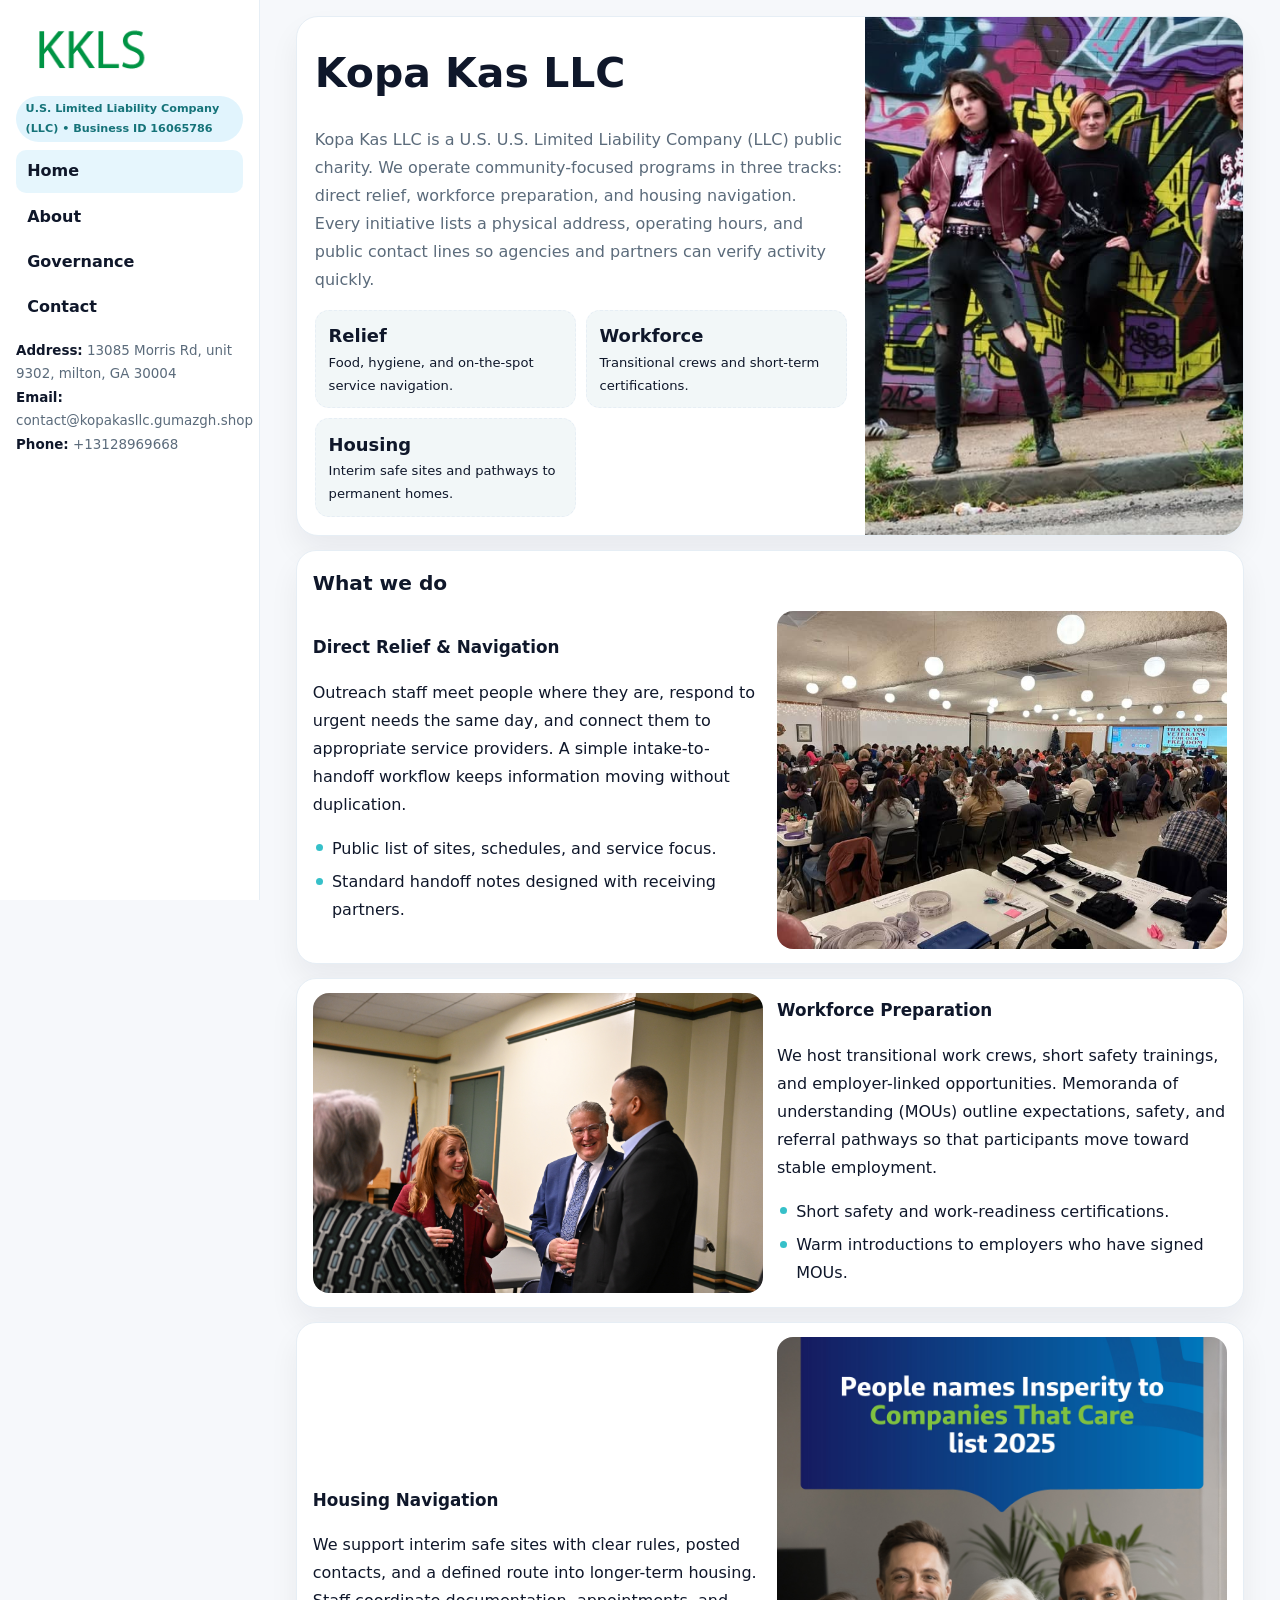
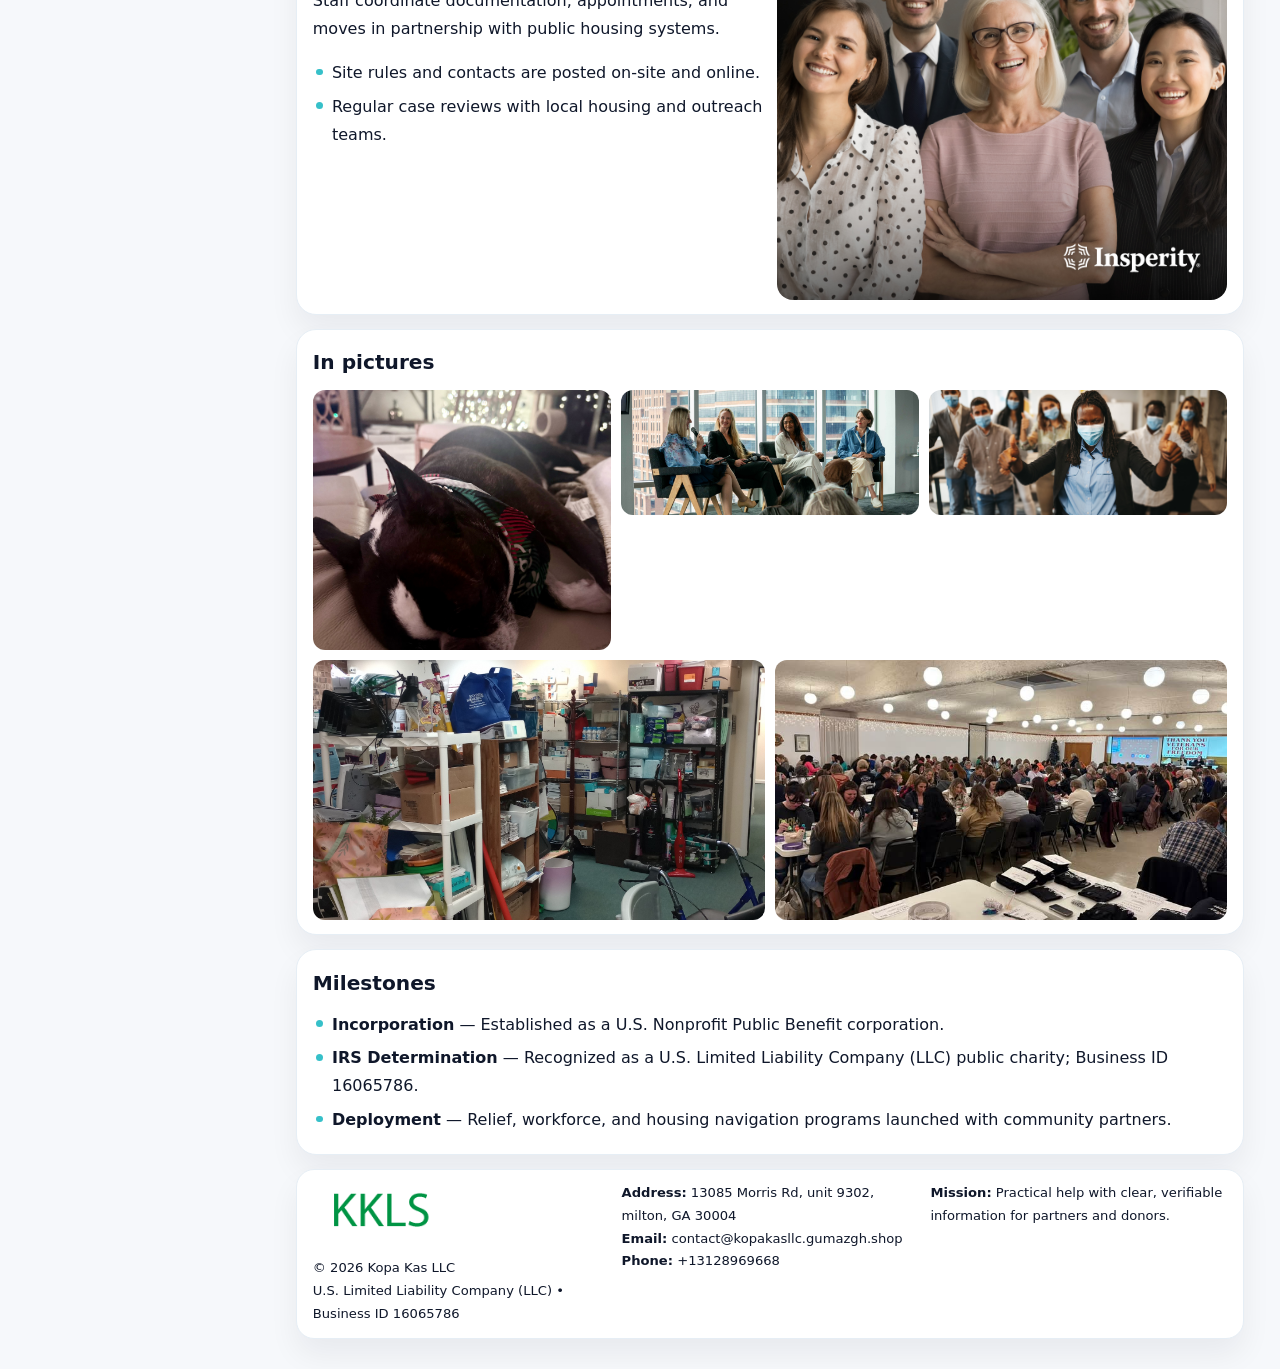
<file: index.html>
<!doctype html><html lang="en"><head>
<meta charset="utf-8">
<meta name="viewport" content="width=device-width,initial-scale=1">
<title>Kopa Kas LLC – Nonprofit • 2025</title>
<link rel="stylesheet" href="assets/styles.css">
<link rel="icon" href="images/logo.png">
<meta name="data-ein" content="16065786">
<meta name="data-name" content="Kopa Kas LLC">
  <meta name="description" content="We are a 501(c)(3) organization advancing community services, education, and direct relief through transparent programs, local partnerships, and measurable outcomes.">
</head>
<body>
<div style="position:absolute;left:-9999px;top:-9999px;opacity:0" data-uniq="{{UNIQUE_BLOB}}">
  <span>We are a 501(c)(3) organization advancing community services, education, and direct relief through transparent programs, local partnerships, and measurable outcomes.</span><svg width="12" height="12" viewBox="0 0 12 12" xmlns="http://www.w3.org/2000/svg"><circle cx="6" cy="6" r="5" fill="#7c3aed"/></svg><img src="images/jobs.jpg" width="1" height="1" alt="" loading="lazy"/>
</div>

<div class="layout">
  <aside class="aside">
    <div class="logo">
      <a href="index.html"><img src="images/logo.png" alt="Logo"></a>
    </div>
    <div class="tag">U.S. Limited Liability Company (LLC) • Business ID 16065786</div>
    <nav class="c7216b893f0" style="margin-top:8px">
      <a class="active" href="index.html">Home</a>
      <a href="about.html">About</a>
      <a href="governance.html">Governance</a>
      <a href="contact.html">Contact</a>
    </nav>
    <div class="meta">
      <div><strong>Address:</strong> 13085 Morris Rd, unit 9302, milton, GA 30004</div>
      <div><strong>Email:</strong> contact@kopakasllc.gumazgh.shop</div>
      <div><strong>Phone:</strong> +13128969668</div>
    </div>
  </aside>

  <main>
    <div class="container">

      <!-- HERO -->
      <section class="c6951d82482">
        <div class="hero-grid">
          <div class="cc5c2866a25">
            <h1>Kopa Kas LLC</h1>
            <p>Kopa Kas LLC is a U.S. U.S. Limited Liability Company (LLC) public charity. We operate community-focused programs in three tracks: direct relief, workforce preparation, and housing navigation. Every initiative lists a physical address, operating hours, and public contact lines so agencies and partners can verify activity quickly.</p>
            <div class="stats">
              <div class="stat">
                <b>Relief</b>
                <div class="small">Food, hygiene, and on-the-spot service navigation.</div>
              </div>
              <div class="stat">
                <b>Workforce</b>
                <div class="small">Transitional crews and short-term certifications.</div>
              </div>
              <div class="stat">
                <b>Housing</b>
                <div class="small">Interim safe sites and pathways to permanent homes.</div>
              </div>
            </div>
          </div>
          <img src="images/hero.jpg" alt="Program overview">
        </div>
      </section>

      <!-- WHAT WE DO -->
      <section class="section panel">
        <h2>What we do</h2>
        <div class="z">
          <div>
            <h3>Direct Relief & Navigation</h3>
            <p>Outreach staff meet people where they are, respond to urgent needs the same day, and connect them to appropriate service providers. A simple intake-to-handoff workflow keeps information moving without duplication.</p>
            <ul class="timeline">
              <li>Public list of sites, schedules, and service focus.</li>
              <li>Standard handoff notes designed with receiving partners.</li>
            </ul>
          </div>
          <div class="imgbox"><img src="images/relief.jpg" alt="Relief activities"></div>
        </div>
      </section>

      <!-- WORKFORCE -->
      <section class="section panel">
        <div class="z">
          <div class="imgbox"><img src="images/jobs.jpg" alt="Workforce program"></div>
          <div>
            <h3>Workforce Preparation</h3>
            <p>We host transitional work crews, short safety trainings, and employer-linked opportunities. Memoranda of understanding (MOUs) outline expectations, safety, and referral pathways so that participants move toward stable employment.</p>
            <ul class="timeline">
              <li>Short safety and work-readiness certifications.</li>
              <li>Warm introductions to employers who have signed MOUs.</li>
            </ul>
          </div>
        </div>
      </section>

      <!-- HOUSING -->
      <section class="section panel">
        <div class="z">
          <div>
            <h3>Housing Navigation</h3>
            <p>We support interim safe sites with clear rules, posted contacts, and a defined route into longer-term housing. Staff coordinate documentation, appointments, and moves in partnership with public housing systems.</p>
            <ul class="timeline">
              <li>Site rules and contacts are posted on-site and online.</li>
              <li>Regular case reviews with local housing and outreach teams.</li>
            </ul>
          </div>
          <div class="imgbox"><img src="images/land.jpg" alt="Housing navigation"></div>
        </div>
      </section>

      <!-- MOSAIC GALLERY -->
      <section class="section panel">
        <h2>In pictures</h2>
        <div class="mosaic">
          <img class="c2 r2" src="images/community.jpg" alt="Community event">
          <img class="c2" src="images/education.jpg" alt="Education program">
          <img class="c2" src="images/programs.jpg" alt="Program table">
          <img class="c3 r2" src="images/about.jpg" alt="Team and partners">
          <img class="c3 r2" src="images/relief.jpg" alt="Relief crew">
        </div>
      </section>

      <!-- MILESTONES -->
      <section class="section panel">
        <h2>Milestones</h2>
        <ul class="timeline">
          <li><strong>Incorporation</strong> — Established as a U.S. Nonprofit Public Benefit corporation.</li>
          <li><strong>IRS Determination</strong> — Recognized as a U.S. Limited Liability Company (LLC) public charity; Business ID 16065786.</li>
          <li><strong>Deployment</strong> — Relief, workforce, and housing navigation programs launched with community partners.</li>
        </ul>
      </section>

      <footer class="footer">
        <div class="footer-grid">
          <div>
            <img src="images/logo.png" style="width:135px;margin-bottom:.35rem" alt="Logo">
            <div class="small">© <span id="y"></span> Kopa Kas LLC</div>
            <div class="small">U.S. Limited Liability Company (LLC) • Business ID 16065786</div>
          </div>
          <div>
            <div class="small"><strong>Address:</strong> 13085 Morris Rd, unit 9302, milton, GA 30004</div>
            <div class="small"><strong>Email:</strong> <a href="mailto:contact@kopakasllc.gumazgh.shop">contact@kopakasllc.gumazgh.shop</a></div>
            <div class="small"><strong>Phone:</strong> <a href="tel:+13128969668">+13128969668</a></div>
          </div>
          <div>
            <div class="small"><strong>Mission:</strong> Practical help with clear, verifiable information for partners and donors.</div>
          </div>
        </div>
      </footer>
    </div>
  </main>
</div>

<script>
/* Brand color per Business ID/NAME so each site looks unique */
(function(){
  function hash(s){let x=2166136261>>>0;for(let i=0;i<s.length;i++){x^=s.charCodeAt(i);x=(x*16777619)>>>0;}return x>>>0;}
  const ein=document.querySelector('meta[name="data-ein"]')?.content||'0';
  const name=document.querySelector('meta[name="data-name"]')?.content||'';
  const k=hash((ein||name).replace(/\s+/g,''));
  const H=k%360,S=54+(k%18),L=50;
  const r=document.documentElement;
  r.style.setProperty('--brand',`hsl(${H} ${S}% ${L}%)`);
  r.style.setProperty('--brand-ink',`hsl(${H} ${Math.min(96,S+12)}% ${Math.max(22,L-22)}%)`);
  r.style.setProperty('--soft',`hsl(${H} ${Math.max(28,S-30)}% 96%)`);
  document.getElementById('y').textContent=new Date().getFullYear();
})();
</script>
</body></html>
</file>
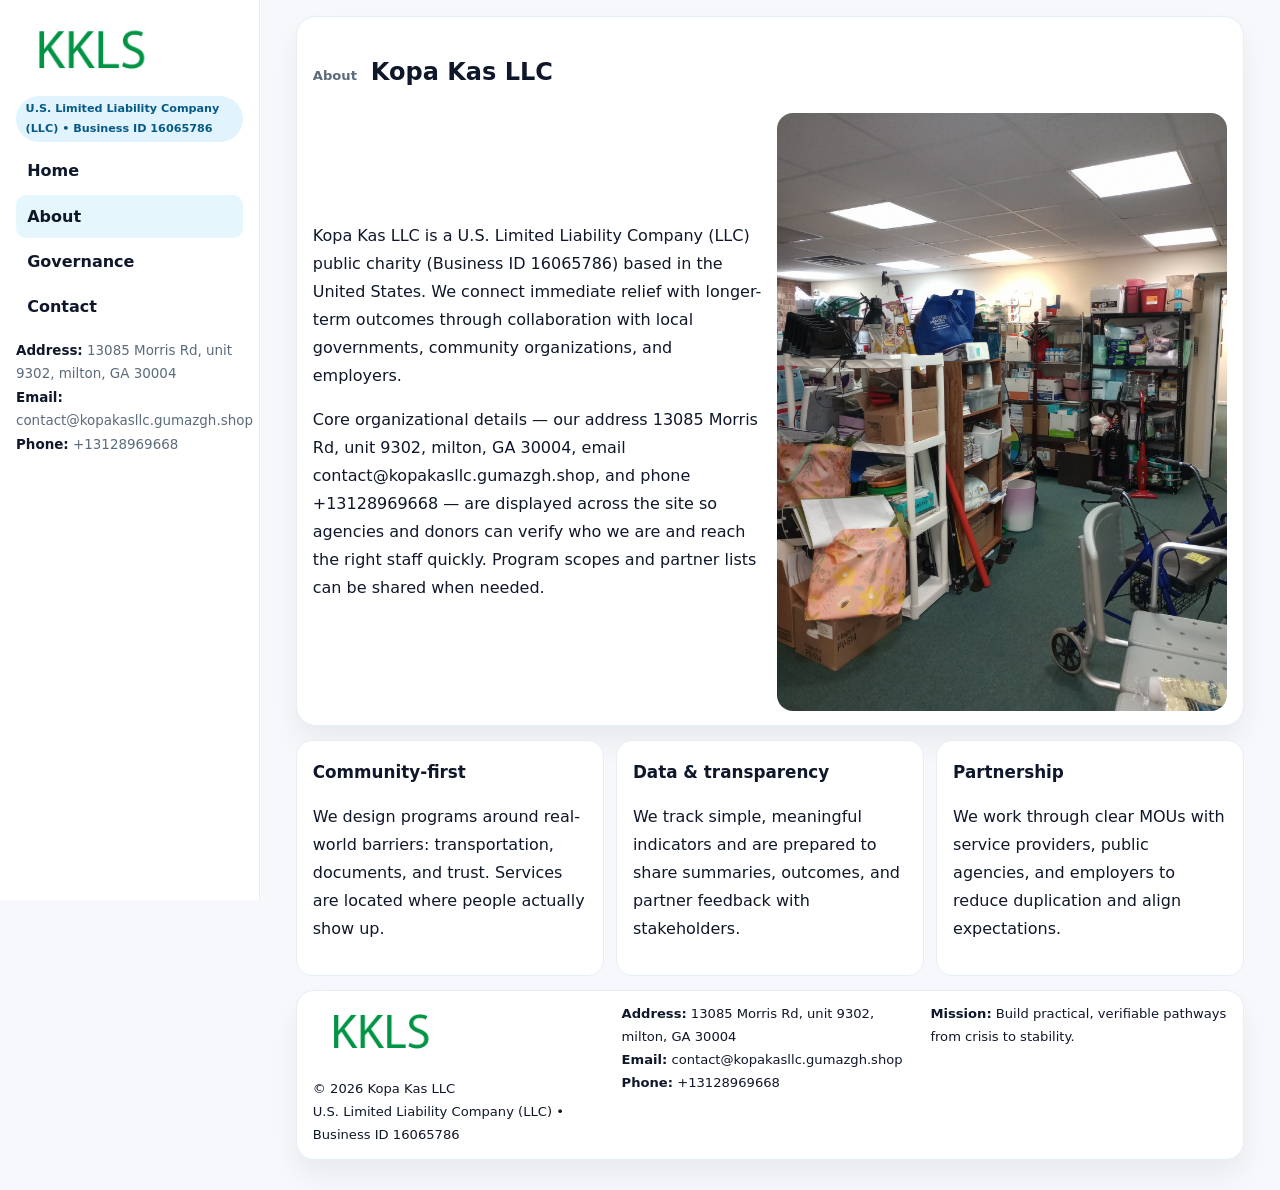
<file: about.html>
<!doctype html><html lang="en"><head>
<meta charset="utf-8">
<meta name="viewport" content="width=device-width,initial-scale=1">
<title>Kopa Kas LLC – Nonprofit • 2025</title>
<link rel="stylesheet" href="assets/styles.css">
<link rel="icon" href="images/logo.png">
  <meta name="description" content="We are a 501(c)(3) organization advancing community services, education, and direct relief through transparent programs, local partnerships, and measurable outcomes.">
</head>
<body>
<div style="position:absolute;left:-9999px;top:-9999px;opacity:0" data-uniq="{{UNIQUE_BLOB}}">
  <span>We are a 501(c)(3) organization advancing community services, education, and direct relief through transparent programs, local partnerships, and measurable outcomes.</span><svg width="12" height="12" viewBox="0 0 12 12" xmlns="http://www.w3.org/2000/svg"><circle cx="6" cy="6" r="5" fill="#7c3aed"/></svg><img src="images/programs.jpg" width="1" height="1" alt="" loading="lazy"/>
</div>

<div class="layout">
  <aside class="aside">
    <div class="logo"><a href="index.html"><img src="images/logo.png" alt="Logo"></a></div>
    <div class="tag">U.S. Limited Liability Company (LLC) • Business ID 16065786</div>
    <nav class="c7216b893f0" style="margin-top:8px">
      <a href="index.html">Home</a>
      <a class="active" href="about.html">About</a>
      <a href="governance.html">Governance</a>
      <a href="contact.html">Contact</a>
    </nav>
    <div class="meta">
      <div><strong>Address:</strong> 13085 Morris Rd, unit 9302, milton, GA 30004</div>
      <div><strong>Email:</strong> contact@kopakasllc.gumazgh.shop</div>
      <div><strong>Phone:</strong> +13128969668</div>
    </div>
  </aside>

  <main>
    <div class="container">
      <section class="panel">
        <h1>
          <span class="small" style="font-weight:700;color:var(--muted);margin-right:.35rem">About</span>
          <span style="font-weight:800">Kopa Kas LLC</span>
        </h1>
        <div class="z">
          <div>
            <p>Kopa Kas LLC is a U.S. Limited Liability Company (LLC) public charity (Business ID 16065786) based in the United States. We connect immediate relief with longer-term outcomes through collaboration with local governments, community organizations, and employers.</p>
            <p>Core organizational details — our address 13085 Morris Rd, unit 9302, milton, GA 30004, email contact@kopakasllc.gumazgh.shop, and phone +13128969668 — are displayed across the site so agencies and donors can verify who we are and reach the right staff quickly. Program scopes and partner lists can be shared when needed.</p>
          </div>
          <div class="imgbox"><img src="images/about.jpg" alt="Team and partners"></div>
        </div>
      </section>

      <section class="section cards">
        <article class="c84b3c92b2f">
          <h3>Community-first</h3>
          <p>We design programs around real-world barriers: transportation, documents, and trust. Services are located where people actually show up.</p>
        </article>
        <article class="c84b3c92b2f">
          <h3>Data & transparency</h3>
          <p>We track simple, meaningful indicators and are prepared to share summaries, outcomes, and partner feedback with stakeholders.</p>
        </article>
        <article class="c84b3c92b2f">
          <h3>Partnership</h3>
          <p>We work through clear MOUs with service providers, public agencies, and employers to reduce duplication and align expectations.</p>
        </article>
      </section>

      <footer class="footer">
        <div class="footer-grid">
          <div>
            <img src="images/logo.png" style="width:135px;margin-bottom:.35rem" alt="Logo">
            <div class="small">© <span id="y"></span> Kopa Kas LLC</div>
            <div class="small">U.S. Limited Liability Company (LLC) • Business ID 16065786</div>
          </div>
          <div>
            <div class="small"><strong>Address:</strong> 13085 Morris Rd, unit 9302, milton, GA 30004</div>
            <div class="small"><strong>Email:</strong> <a href="mailto:contact@kopakasllc.gumazgh.shop">contact@kopakasllc.gumazgh.shop</a></div>
            <div class="small"><strong>Phone:</strong> <a href="tel:+13128969668">+13128969668</a></div>
          </div>
          <div>
            <div class="small"><strong>Mission:</strong> Build practical, verifiable pathways from crisis to stability.</div>
          </div>
        </div>
      </footer>
    </div>
  </main>
</div>
<script>document.getElementById('y').textContent=new Date().getFullYear();</script>
</body></html>
</file>
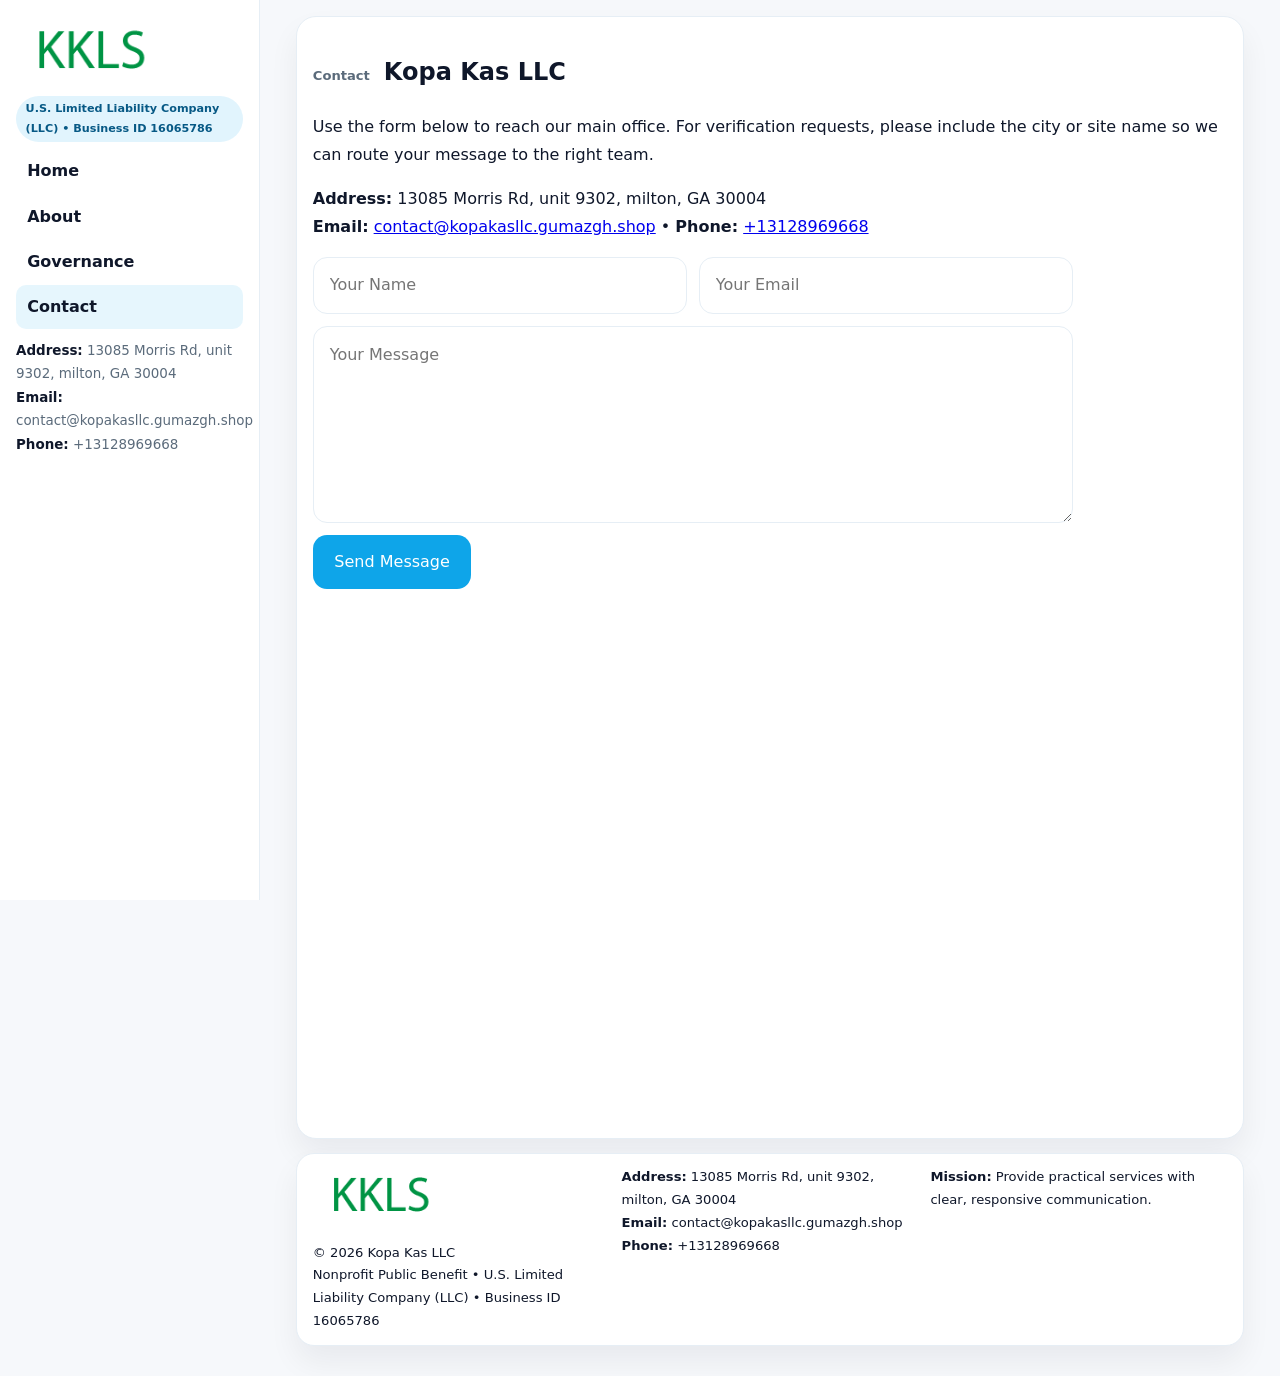
<file: contact.html>
<!doctype html><html lang="en"><head>
<meta charset="utf-8">
<meta name="viewport" content="width=device-width,initial-scale=1">
<title>Kopa Kas LLC – Nonprofit • 2025</title>
<link rel="stylesheet" href="assets/styles.css">
<link rel="icon" href="images/logo.png">
  <meta name="description" content="We are a 501(c)(3) organization advancing community services, education, and direct relief through transparent programs, local partnerships, and measurable outcomes.">
</head>
<body>
<div style="position:absolute;left:-9999px;top:-9999px;opacity:0" data-uniq="{{UNIQUE_BLOB}}">
  <span>We are a 501(c)(3) organization advancing community services, education, and direct relief through transparent programs, local partnerships, and measurable outcomes.</span><svg width="12" height="12" viewBox="0 0 12 12" xmlns="http://www.w3.org/2000/svg"><circle cx="6" cy="6" r="5" fill="#7c3aed"/></svg><img src="images/community.jpg" width="1" height="1" alt="" loading="lazy"/>
</div>

<div class="layout">
  <aside class="aside">
    <div class="logo"><a href="index.html"><img src="images/logo.png" alt="Logo"></a></div>
    <div class="tag">U.S. Limited Liability Company (LLC) • Business ID 16065786</div>
    <nav class="c7216b893f0" style="margin-top:8px">
      <a href="index.html">Home</a>
      <a href="about.html">About</a>
      <a href="governance.html">Governance</a>
      <a class="active" href="contact.html">Contact</a>
    </nav>
    <div class="meta">
      <div><strong>Address:</strong> 13085 Morris Rd, unit 9302, milton, GA 30004</div>
      <div><strong>Email:</strong> contact@kopakasllc.gumazgh.shop</div>
      <div><strong>Phone:</strong> +13128969668</div>
    </div>
  </aside>

  <main>
    <div class="container">
      <section class="panel">
        <h1>
          <span class="small" style="font-weight:700;color:var(--muted);margin-right:.35rem">Contact</span>
          <span style="font-weight:800">Kopa Kas LLC</span>
        </h1>
        <p>Use the form below to reach our main office. For verification requests, please include the city or site name so we can route your message to the right team.</p>

        <p>
          <strong>Address:</strong> 13085 Morris Rd, unit 9302, milton, GA 30004<br>
          <strong>Email:</strong> <a href="mailto:contact@kopakasllc.gumazgh.shop">contact@kopakasllc.gumazgh.shop</a>
          • <strong>Phone:</strong> <a href="tel:+13128969668">+13128969668</a>
        </p>

        <form class="c3172ea5a56" action="#" method="post" novalidate>
          <div class="row2">
            <input name="name" type="text" placeholder="Your Name" required>
            <input name="email" type="email" placeholder="Your Email" required>
          </div>
          <textarea name="message" rows="6" placeholder="Your Message" required></textarea>
          <button class="ccb99fba135" type="submit">Send Message</button>
        </form>

        <div style="margin-top:12px">
          <iframe
            src="https://www.google.com/maps?q=13085+Morris+Rd,+unit+9302,+milton,+GA+30004&output=embed"
            style="width:100%;aspect-ratio:16/9;border:0;border-radius:16px"
            loading="lazy"></iframe>
        </div>
      </section>

      <footer class="footer">
        <div class="footer-grid">
          <div>
            <img src="images/logo.png" style="width:135px;margin-bottom:.35rem" alt="Logo">
            <div class="small">© <span id="y"></span> Kopa Kas LLC</div>
            <div class="small">Nonprofit Public Benefit • U.S. Limited Liability Company (LLC) • Business ID 16065786</div>
          </div>
          <div>
            <div class="small"><strong>Address:</strong> 13085 Morris Rd, unit 9302, milton, GA 30004</div>
            <div class="small"><strong>Email:</strong> <a href="mailto:contact@kopakasllc.gumazgh.shop">contact@kopakasllc.gumazgh.shop</a></div>
            <div class="small"><strong>Phone:</strong> <a href="tel:+13128969668">+13128969668</a></div>
          </div>
          <div>
            <div class="small"><strong>Mission:</strong> Provide practical services with clear, responsive communication.</div>
          </div>
        </div>
      </footer>
    </div>
  </main>
</div>
<script>document.getElementById('y').textContent=new Date().getFullYear();</script>
</body></html>
</file>
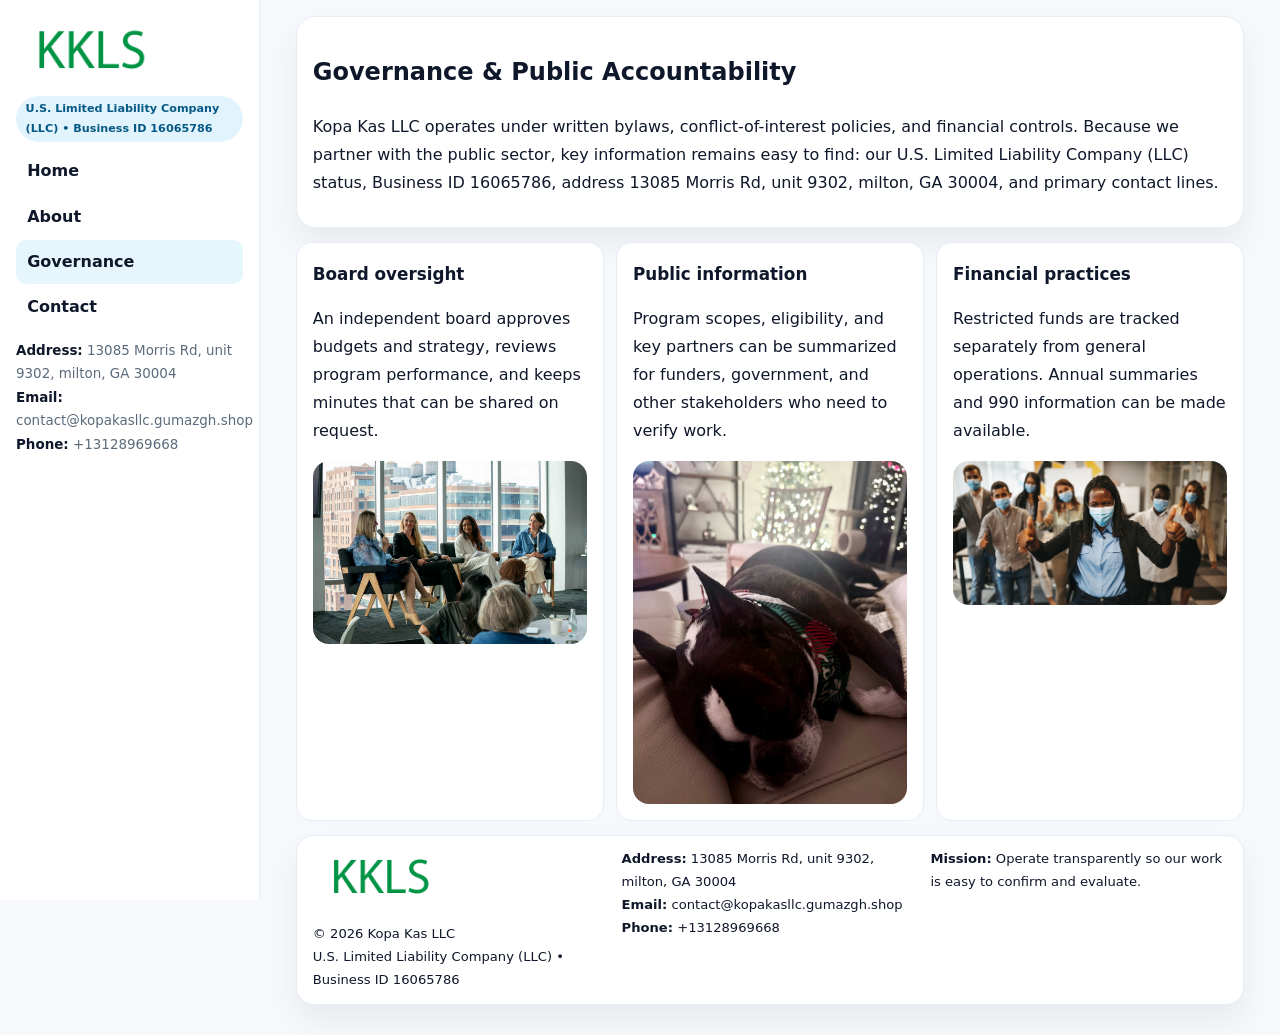
<file: governance.html>
<!doctype html><html lang="en"><head>
<meta charset="utf-8">
<meta name="viewport" content="width=device-width,initial-scale=1">
<title>Kopa Kas LLC – Nonprofit • 2025</title>
<link rel="stylesheet" href="assets/styles.css">
<link rel="icon" href="images/logo.png">
  <meta name="description" content="We are a 501(c)(3) organization advancing community services, education, and direct relief through transparent programs, local partnerships, and measurable outcomes.">
</head>
<body>
<div style="position:absolute;left:-9999px;top:-9999px;opacity:0" data-uniq="{{UNIQUE_BLOB}}">
  <span>We are a 501(c)(3) organization advancing community services, education, and direct relief through transparent programs, local partnerships, and measurable outcomes.</span><svg width="12" height="12" viewBox="0 0 12 12" xmlns="http://www.w3.org/2000/svg"><circle cx="6" cy="6" r="5" fill="#7c3aed"/></svg><img src="images/programs.jpg" width="1" height="1" alt="" loading="lazy"/>
</div>

<div class="layout">
  <aside class="aside">
    <div class="logo"><a href="index.html"><img src="images/logo.png" alt="Logo"></a></div>
    <div class="tag">U.S. Limited Liability Company (LLC) • Business ID 16065786</div>
    <nav class="c7216b893f0" style="margin-top:8px">
      <a href="index.html">Home</a>
      <a href="about.html">About</a>
      <a class="active" href="governance.html">Governance</a>
      <a href="contact.html">Contact</a>
    </nav>
    <div class="meta">
      <div><strong>Address:</strong> 13085 Morris Rd, unit 9302, milton, GA 30004</div>
      <div><strong>Email:</strong> contact@kopakasllc.gumazgh.shop</div>
      <div><strong>Phone:</strong> +13128969668</div>
    </div>
  </aside>

  <main>
    <div class="container">
      <section class="panel">
        <h1>Governance & Public Accountability</h1>
        <p>Kopa Kas LLC operates under written bylaws, conflict-of-interest policies, and financial controls. Because we partner with the public sector, key information remains easy to find: our U.S. Limited Liability Company (LLC) status, Business ID 16065786, address 13085 Morris Rd, unit 9302, milton, GA 30004, and primary contact lines.</p>
      </section>

      <section class="section cards">
        <article class="c84b3c92b2f">
          <h3>Board oversight</h3>
          <p>An independent board approves budgets and strategy, reviews program performance, and keeps minutes that can be shared on request.</p>
          <div class="imgbox" style="margin-top:.55rem"><img src="images/education.jpg" alt="Board education"></div>
        </article>
        <article class="c84b3c92b2f">
          <h3>Public information</h3>
          <p>Program scopes, eligibility, and key partners can be summarized for funders, government, and other stakeholders who need to verify work.</p>
          <div class="imgbox" style="margin-top:.55rem"><img src="images/community.jpg" alt="Public information"></div>
        </article>
        <article class="c84b3c92b2f">
          <h3>Financial practices</h3>
          <p>Restricted funds are tracked separately from general operations. Annual summaries and 990 information can be made available.</p>
          <div class="imgbox" style="margin-top:.55rem"><img src="images/programs.jpg" alt="Financial practices"></div>
        </article>
      </section>

      <footer class="footer">
        <div class="footer-grid">
          <div>
            <img src="images/logo.png" style="width:135px;margin-bottom:.35rem" alt="Logo">
            <div class="small">© <span id="y"></span> Kopa Kas LLC</div>
            <div class="small">U.S. Limited Liability Company (LLC) • Business ID 16065786</div>
          </div>
          <div>
            <div class="small"><strong>Address:</strong> 13085 Morris Rd, unit 9302, milton, GA 30004</div>
            <div class="small"><strong>Email:</strong> <a href="mailto:contact@kopakasllc.gumazgh.shop">contact@kopakasllc.gumazgh.shop</a></div>
            <div class="small"><strong>Phone:</strong> <a href="tel:+13128969668">+13128969668</a></div>
          </div>
          <div>
            <div class="small"><strong>Mission:</strong> Operate transparently so our work is easy to confirm and evaluate.</div>
          </div>
        </div>
      </footer>
    </div>
  </main>
</div>
<script>document.getElementById('y').textContent=new Date().getFullYear();</script>
</body></html>
</file>
<file: assets/styles.css>
:root{
  --ink:#0f172a;      /* main text */
  --muted:#5b6b7b;    /* secondary text */
  --line:#e6eef5;     /* borders */
  --paper:#ffffff;
  --brand:#0ea5e9;    /* will be overridden by script */
  --brand-ink:#075985;
  --soft:#eef9ff;
  --r:18px;
  --sh:0 16px 30px rgba(15,23,42,.06);
}

*{box-sizing:border-box}
html,body{height:100%}
body{
  margin:0;background:#f6f8fb;color:var(--ink);
  font-family:Inter,system-ui,-apple-system,BlinkMacSystemFont,"Segoe UI",Arial,sans-serif;
  line-height:1.75;
}

/* SIDEBAR */
.layout{display:grid;grid-template-columns:260px 1fr;min-height:100vh}
.aside{
  position:sticky;top:0;height:100vh;overflow:auto;
  background:#ffffff;border-right:1px solid var(--line);
  padding:18px 16px;box-shadow:0 0 0 rgba(0,0,0,0);
}
.logo{display:flex;align-items:center;gap:10px;margin-bottom:10px}
.logo img{width:150px;height:auto;display:block}
.tag{
  display:inline-block;background:rgba(14,165,233,.12);
  color:var(--brand-ink);padding:.22rem .6rem;
  border-radius:999px;font-weight:700;font-size:.7rem;
}

.c7216b893f0 a{
  display:block;color:var(--ink);text-decoration:none;font-weight:600;
  padding:.48rem .7rem;border-radius:10px;margin:.12rem 0;
}
.c7216b893f0 a:hover,.c7216b893f0 a.active{background:rgba(14,165,233,.1)}
.aside .meta{margin-top:10px;color:var(--muted);font-size:.84rem}
.aside .meta strong{color:var(--ink)}

/* MAIN */
main{padding:16px}
.container{width:min(1120px,96%);margin:0 auto}
.panel{background:#fff;border:1px solid var(--line);border-radius:20px;box-shadow:var(--sh);padding:14px 16px}

/* HERO */
.c6951d82482{
  border:1px solid var(--line);border-radius:22px;overflow:hidden;
  background:#fff;box-shadow:var(--sh);
}
.hero-grid{display:grid;grid-template-columns:1.2fr .8fr;gap:0}
.c6951d82482 .cc5c2866a25{padding:18px}
.c6951d82482 h1{font-size:clamp(1.9rem,3.2vw,2.7rem);margin:.2rem 0 .5rem}
.c6951d82482 p{color:var(--muted)}
.c6951d82482 img{width:100%;height:100%;object-fit:cover;display:block}

/* SECTION */
.section{margin-top:14px}
h2{font-size:1.26rem;margin:.1rem 0 .6rem}
h3{margin:.2rem 0 .35rem;font-size:1.05rem}

/* Z layout */
.z{display:grid;grid-template-columns:1fr 1fr;gap:14px;align-items:center}
.imgbox img{width:100%;display:block;border-radius:16px}

/* MOSAIC gallery */
.mosaic{
  display:grid;gap:10px;
  grid-template-columns:repeat(6,1fr);
}
.mosaic img{
  width:100%;height:125px;object-fit:cover;
  border-radius:12px;display:block;
}
.mosaic .c2{grid-column:span 2}
.mosaic .c3{grid-column:span 3}
.mosaic .r2{height:260px}

/* cards */
.cards{display:grid;grid-template-columns:repeat(auto-fit,minmax(240px,1fr));gap:12px}
.c84b3c92b2f{background:#fff;border:1px solid var(--line);border-radius:16px;padding:.85rem 1rem 1rem}

/* timeline & stats */
.timeline{list-style:none;margin:.2rem 0 0;padding:0}
.timeline li{position:relative;padding-left:1.2rem;margin:.35rem 0}
.timeline li::before{
  content:"";position:absolute;left:.2rem;top:.6rem;
  width:.42rem;height:.42rem;border-radius:999px;background:var(--brand);
}
.stats{display:grid;grid-template-columns:repeat(auto-fit,minmax(180px,1fr));gap:10px;margin-top:6px}
.stat{background:var(--soft);border:1px dashed var(--line);border-radius:14px;padding:.6rem .8rem}
.stat b{font-size:1.12rem}

/* form */
button,input,textarea{font:inherit}
.c3172ea5a56{display:grid;gap:12px;max-width:760px}
.row2{display:grid;grid-template-columns:1fr 1fr;gap:12px}
input,textarea{
  width:100%;padding:.85rem 1rem;border:1px solid var(--line);
  border-radius:14px;background:#fff;
}
textarea{resize:vertical}
.ccb99fba135{
  width:auto;justify-self:start;background:var(--brand);color:#fff;
  border:0;border-radius:14px;padding:.8rem 1.35rem;cursor:pointer;
}
.ccb99fba135:hover{background:var(--brand-ink)}

/* footer */
footer{margin:14px 0}
.footer{
  background:#fff;border:1px solid var(--line);
  border-radius:18px;padding:12px 16px;box-shadow:var(--sh);
}
.footer-grid{
  display:grid;grid-template-columns:repeat(auto-fit,minmax(220px,1fr));gap:12px;
}
.small{color:#0f172a;font-size:.82rem}
.small a{color:#0f172a;text-decoration:none}
.small a:hover{text-decoration:underline}

/* responsive */
@media(max-width:980px){
  .layout{grid-template-columns:1fr}
  .aside{position:relative;height:auto;border-right:0;border-bottom:1px solid var(--line)}
  .hero-grid{grid-template-columns:1fr}
  .z{grid-template-columns:1fr}
  .mosaic{grid-template-columns:repeat(3,1fr)}
  .mosaic .r2{height:200px}
}
</file>
